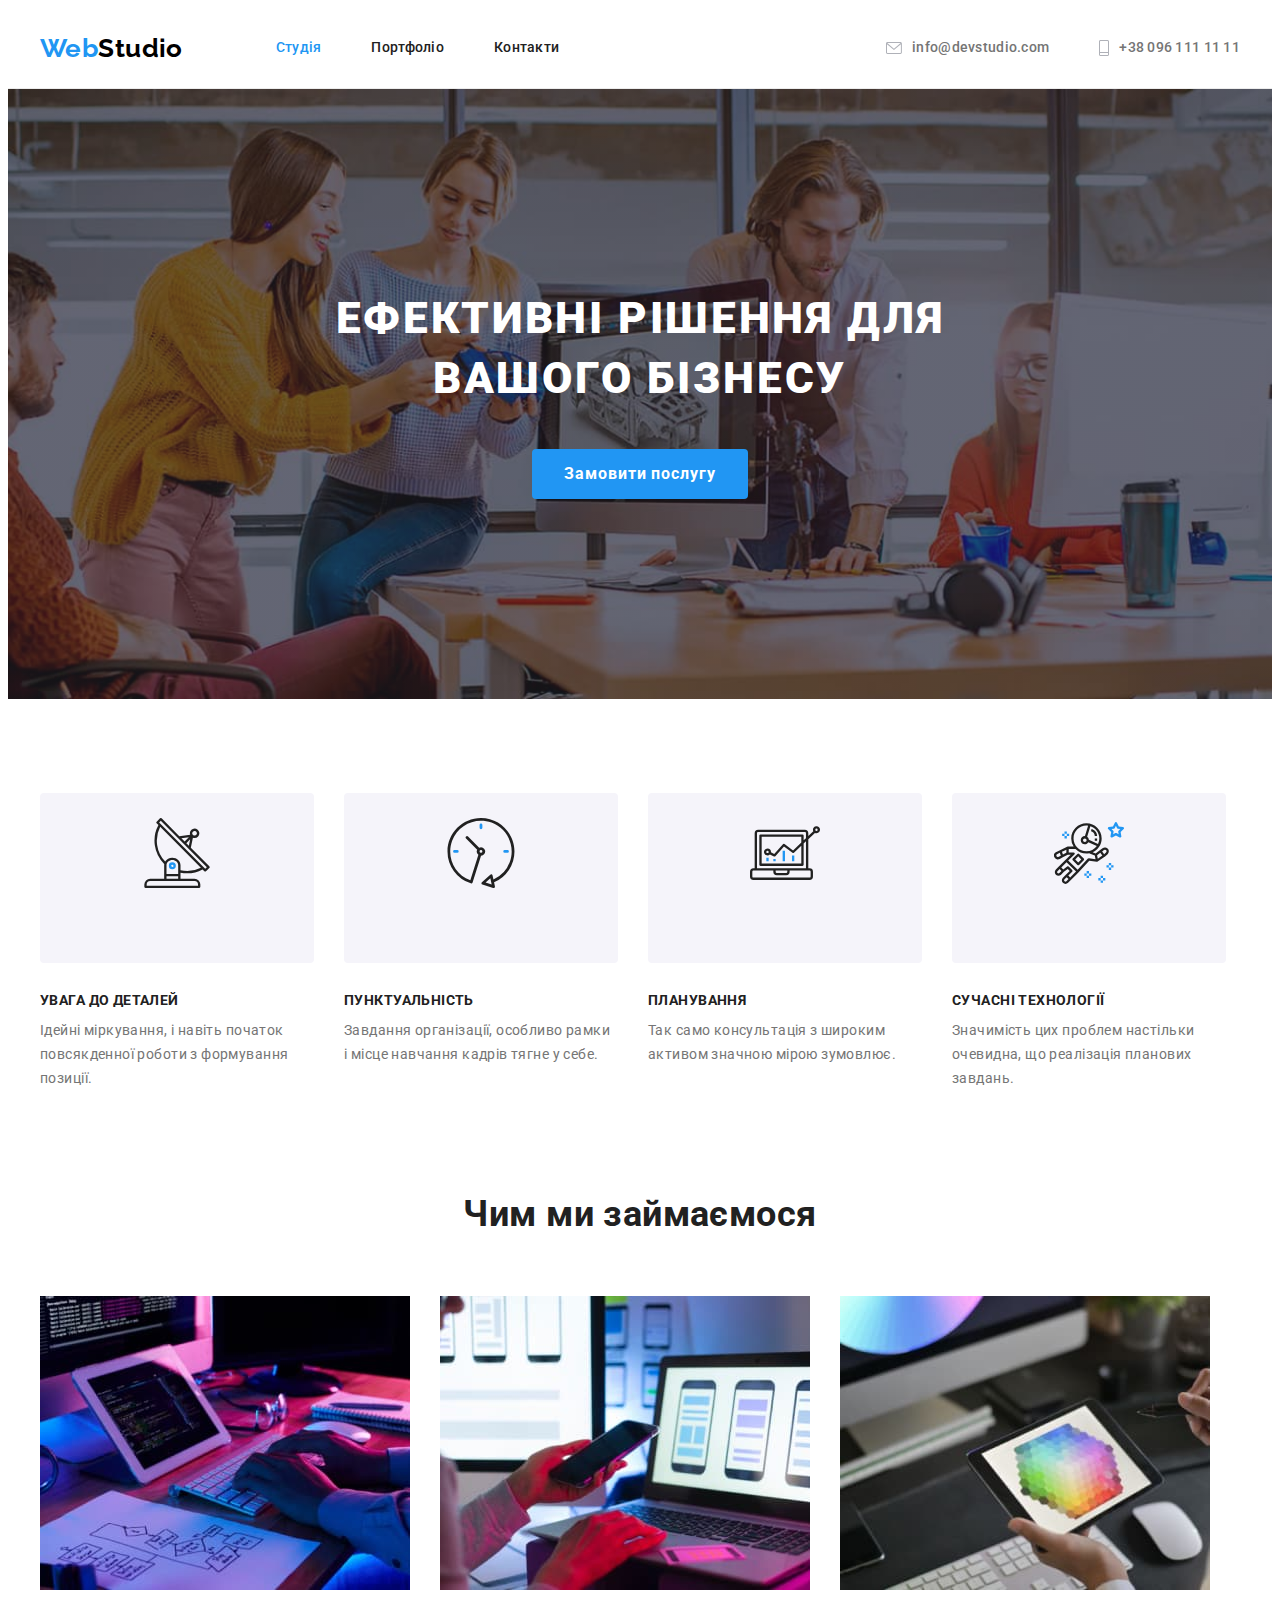
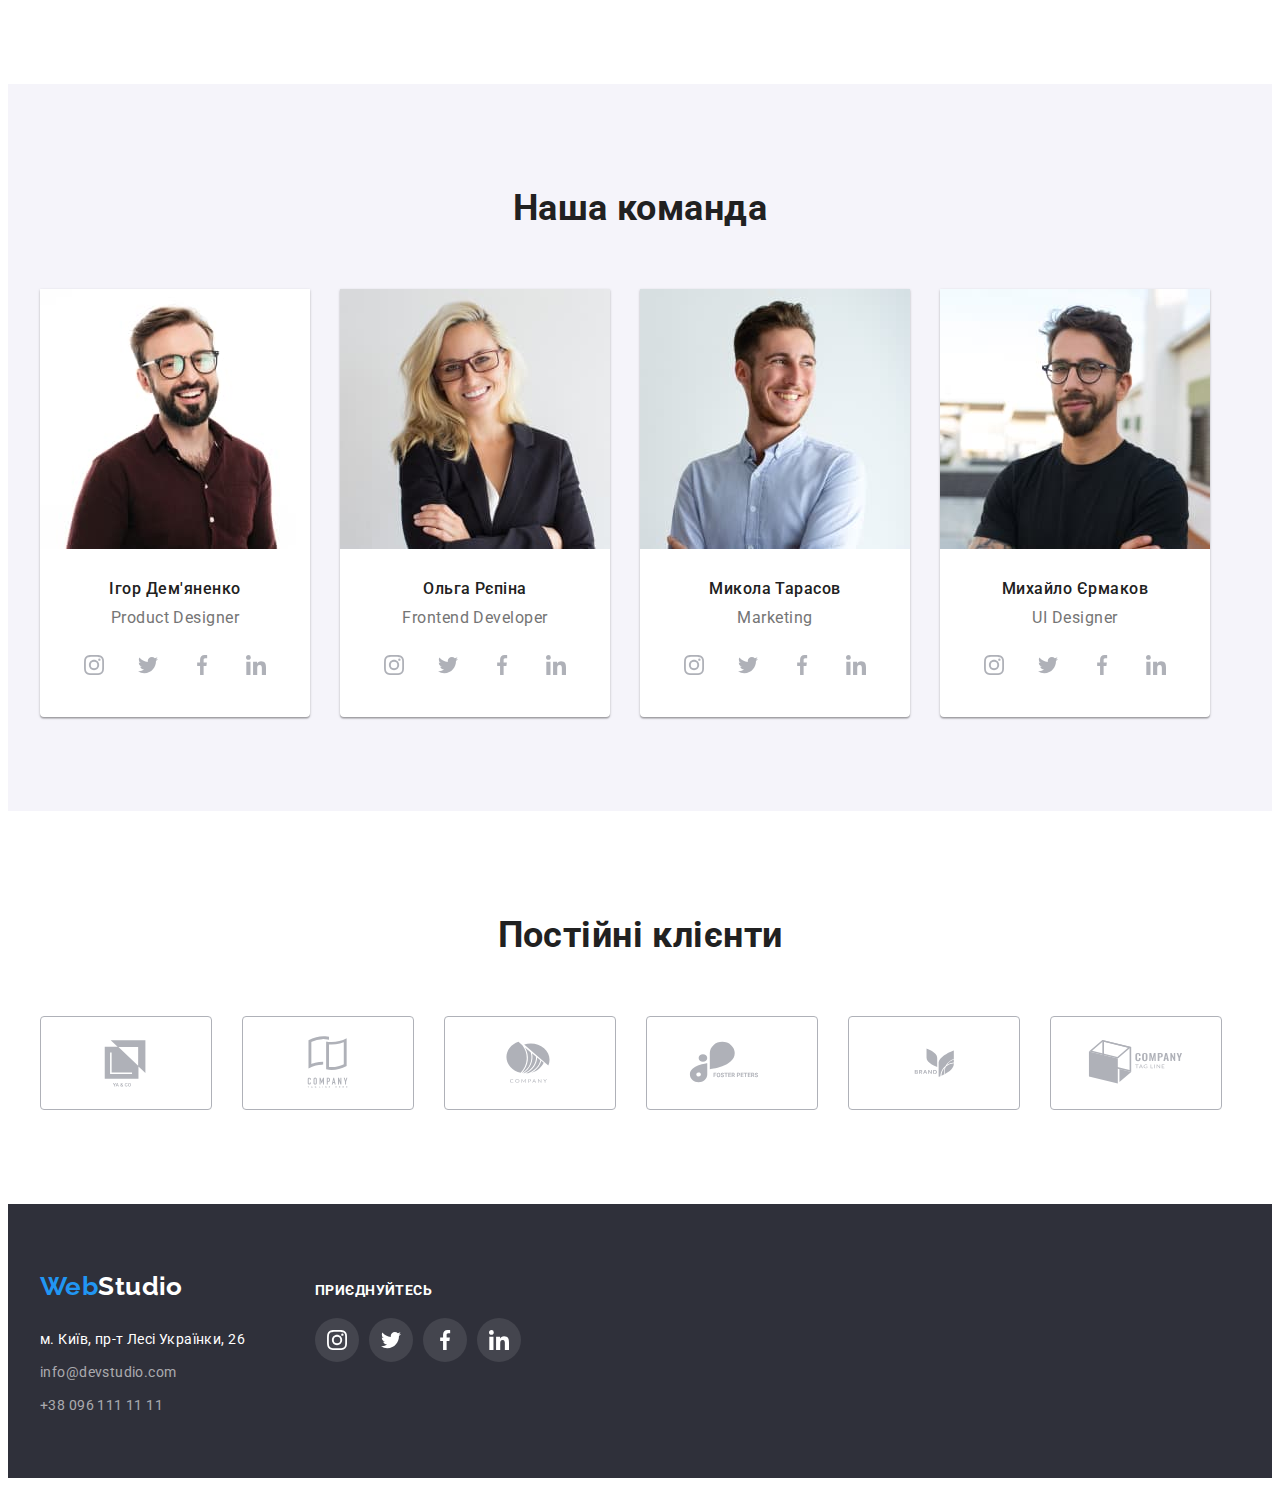
<file: index.html>
<!DOCTYPE html>
<html lang="uk">
<head>
    <meta charset="UTF-8">
    <meta name="viewport" content="width=device-width, initial-scale=1.0">
    <title>webstudio</title>
    <link rel="preconnect" href="https://fonts.googleapis.com"> 
    <link rel="preconnect" href="https://fonts.gstatic.com" crossorigin> 
    <link href="https://fonts.googleapis.com/css2?family=Raleway:wght@700&family=Roboto:wght@400;500;700;900&display=swap" rel="stylesheet">
    <link rel="stylesheet" href="https://cdnjs.cloudflare.com/ajax/libs/modern-normalize/1.1.0/modern-normalize.min.css" integrity="sha512-wpPYUAdjBVSE4KJnH1VR1HeZfpl1ub8YT/NKx4PuQ5NmX2tKuGu6U/JRp5y+Y8XG2tV+wKQpNHVUX03MfMFn9Q==" crossorigin="anonymous" referrerpolicy="no-referrer" />
    <link rel="stylesheet" href="./css/style.css">
</head>
<body>
    <header class="header"> 
        <div class="conteiner links">
        <nav class="header-nav">
            <a class="logo" href="./index.html">Web<span class="header-logo">Studio</span>
            </a>
    
            <ul class="header-list list">
                <li><a href="./index.html" class="header-link link link-active">Студія</a></li>

                <li> <a href="./portfolio.html" class="header-link link">Портфоліо</a></li>

                <li><a href="" class="header-link link">Контакти</a></li>
            </ul>
        </nav> 
            <ul class="header-list2 list">
                <li class="header-item">
                    <a href="mailto:info@devstudio.com" class="header-email head-icons-link link"><svg class="head-icons icon-email"><use href="./images/icons.svg#icon-envelope"></use></svg>info@devstudio.com </a></li>

                <li class="header-item">
                    <a href="tel:80961111111" class="header-tel head-icons-link link"><svg class="head-icons icon-mobile"><use href="./images/icons.svg#icon-mobile"></use></svg>+38 096 111 11 11</a></li>
            </ul>
        </div>   
    </header>   

        <!--Тут має бути картинка розміром 1600 на 600 - тимчасово зробила заглушку img. для візуалізції --> 
<main>

    <section class="hero">
        <div class="conteiner">
            <div class="centre">
                <h1 class="hero-title">Ефективні рішення для <br> вашого бізнесу</h1>
                <button type="button" class="hero-btn button">Замовити послугу</button>
            </div>
        </div>
    </section> 

    <section class="portfolio">
        <div class="conteiner">
            <h2 class="visually-hidden title"> Наші переваги </h2>
                <ul class="portfolio-list list">

                    <li class="list-icon">
                        <div class="portfolio-icon-box"><svg class="portfolio-icons" width="70px" height="70px"><use href="./images/icons.svg#icon-antenna"></use> </svg></div>
                        <h3 class="portfolio-pre-title">УВАГА ДО ДЕТАЛЕЙ</h3>
                        <p class="portfolio-txt">Ідейні міркування, і навіть початок повсякденної роботи з формування позиції.</p>
                    </li>

                    <li class="list-icon">
                        <div class="portfolio-icon-box"><svg class="portfolio-icons" width="70px" height="70px"><use href="./images/icons.svg#icon-clock" class="portf-icons-link"></use> </svg></div>
                        <h3 class="portfolio-pre-title">ПУНКТУАЛЬНІСТЬ</h3>
                        <p class="portfolio-txt">Завдання організації, особливо рамки і місце навчання кадрів тягне у себе.</p>
                    </li>

                    <li class="list-icon">
                        <div class="portfolio-icon-box"><svg class="portfolio-icons" width="70px" height="70px"><use href="./images/icons.svg#icon-diagram"></use> </svg></div>
                        <h3 class="portfolio-pre-title">ПЛАНУВАННЯ</h3>
                        <p class="portfolio-txt">Так само консультація з широким активом значною мірою зумовлює.</p>
                    </li>

                    <li class="list-icon">
                        <div class="portfolio-icon-box"><svg class="portfolio-icons" width="70px" height="70px"><use href="./images/icons.svg#icon-astronaut"></use> </svg></div>
                        <h3 class="portfolio-pre-title">СУЧАСНІ ТЕХНОЛОГІЇ</h3>
                        <p class="portfolio-txt">Значимість цих проблем настільки очевидна, що реалізація планових завдань.</p>
                    </li>
                </ul>
            </div> 
    </section>
    <section class="about">
        <div class="conteiner">
            <h2 class="about-title title">Чим ми займаємося</h2>
        <ul class="about-list list">
            <li>
                <img
                    src="./images/box-1.jpg" 
                    alt="людина за столом пише код на планшеті" 
                    width="370" 
                    height="294"
                >   
            </li>

            <li>
                <img 
                    src="./images/box-2.jpg" 
                    alt="руки тримають екран телефона за яким розробляють сторінки в додатку" 
                    width="370" 
                    height="294"
                > 
            </li>

            <li>
                <img 
                    src="./images/box-3.jpg" 
                    alt="планшет з кольоровою гамою" 
                    width="370" 
                    height="294"
                >
            </li>
        </ul>
        </div>
    </section>
    <section class="developers">
        <div class="conteiner">
            <h2 class="developers-title title">Наша команда</h2>
        <ul class="developers-list">
            <li class="developers-item item">
                <img 
                src="./images/igor.jpg"
                alt="Ігор Демяненко"
                width="270"
                height="260"
                >
                <div class="conteiner-description">
                    <h3 class="developers-name name">Ігор Дем'яненко</h3>
                    <p class="developers-description description">Product Designer</p>
                
                    <ul class="social-list list">
                        <li class="developers-soc-items"><a href="#" class="developers-soc-link link">
                            <svg class="dev-soc-icons" width="20" height="20">
                                <use href="./images/icons.svg#icon-instagram">

                                </use>
                            </svg>
                        </a></li>

                        <li class="developers-soc-items"><a href="#" class="developers-soc-link link">
                            <svg class="dev-soc-icons" width="20" height="20">
                                <use href="./images/icons.svg#icon-twitter">
                                </use>
                            </svg>
                        </a></li>

                        <li class="developers-soc-items"><a href="#" class="developers-soc-link link">
                            <svg class="dev-soc-icons" width="20" height="20">
                                <use href="./images/icons.svg#icon-facebook">
                                </use>
                            </svg>
                        </a></li>

                        <li class="developers-soc-items"><a href="#" class="developers-soc-link link">
                            <svg class="dev-soc-icons" width="20" height="20">
                                <use href="./images/icons.svg#icon-linkedin">
                                </use>
                            </svg>
                        </a></li>
                    </ul>
                </div>    
            </li>

            <li class="developers-item item">
                <img 
                src="./images/olga.jpg" 
                alt="Ольга Репіна"
                width="270"
                height="260"
                >
                <div class="conteiner-description">
                    <h3 class="developers-name name">Ольга Рєпіна</h3>
                    <p class="developers-description description">Frontend Developer</p>

                    <ul class="social-list list">
                        <li class="developers-soc-items"><a href="#" class="developers-soc-link link">
                            <svg class="dev-soc-icons" width="20" height="20">
                                <use href="./images/icons.svg#icon-instagram">

                                </use>
                            </svg>
                        </a></li>

                        <li class="developers-soc-items"><a href="#" class="developers-soc-link link">
                            <svg class="dev-soc-icons" width="20" height="20">
                                <use href="./images/icons.svg#icon-twitter">
                                </use>
                            </svg>
                        </a></li>

                        <li class="developers-soc-items"><a href="#" class="developers-soc-link link">
                            <svg class="dev-soc-icons" width="20" height="20">
                                <use href="./images/icons.svg#icon-facebook">
                                </use>
                            </svg>
                        </a></li>

                        <li class="developers-soc-items"><a href="#" class="developers-soc-link link">
                            <svg class="dev-soc-icons" width="20" height="20">
                                <use href="./images/icons.svg#icon-linkedin">
                                </use>
                            </svg>
                        </a></li>
                    </ul>
                </div>
               
            </li>

            <li class="developers-item item">
                <img 
                src="./images/mykola.jpg" 
                alt="микола Тарасов"
                width="270"
                height="260"
                >
                <div class="conteiner-description">
                    <h3 class="developers-name name">Микола Тарасов</h3>
                    <p class="developers-description description">Marketing</p>

                    <ul class="social-list list">
                        <li class="developers-soc-items"><a href="#" class="developers-soc-link link">
                            <svg class="dev-soc-icons" width="20" height="20">
                                <use href="./images/icons.svg#icon-instagram">

                                </use>
                            </svg>
                        </a></li>

                        <li class="developers-soc-items"><a href="#" class="developers-soc-link link">
                            <svg class="dev-soc-icons" width="20" height="20">
                                <use href="./images/icons.svg#icon-twitter">
                                </use>
                            </svg>
                        </a></li>

                        <li class="developers-soc-items"><a href="#" class="developers-soc-link link">
                            <svg class="dev-soc-icons" width="20" height="20">
                                <use href="./images/icons.svg#icon-facebook">
                                </use>
                            </svg>
                        </a></li>

                        <li class="developers-soc-items"><a href="#" class="developers-soc-link link">
                            <svg class="dev-soc-icons" width="20" height="20">
                                <use href="./images/icons.svg#icon-linkedin">
                                </use>
                            </svg>
                        </a></li>
                    </ul>
                </div>
            </li>

            <li class="developers-item item">
                <img 
                src="./images/mikhailo.jpg" 
                alt="Михайло Єрмаков"
                width="270"
                height="260"
                >
                <div class="conteiner-description">
                    <h3 class="developers-name name">Михайло Єрмаков</h3>
                    <p class="developers-description description">UI Designer</p>

                    <ul class="social-list list">
                        <li class="developers-soc-items"><a href="#" class="developers-soc-link link">
                            <svg class="dev-soc-icons" width="20" height="20">
                                <use href="./images/icons.svg#icon-instagram">

                                </use>
                            </svg>
                        </a></li>

                        <li class="developers-soc-items"><a href="#" class="developers-soc-link link">
                            <svg class="dev-soc-icons" width="20" height="20">
                                <use href="./images/icons.svg#icon-twitter">
                                </use>
                            </svg>
                        </a></li>

                        <li class="developers-soc-items"><a href="#" class="developers-soc-link link">
                            <svg class="dev-soc-icons" width="20" height="20">
                                <use href="./images/icons.svg#icon-facebook">
                                </use>
                            </svg>
                        </a></li>

                        <li class="developers-soc-items"><a href="#" class="developers-soc-link link">
                            <svg class="dev-soc-icons" width="20" height="20">
                                <use href="./images/icons.svg#icon-linkedin">
                                </use>
                            </svg>
                        </a></li>
                    </ul>
                </div>
            </li>
        </ul>
        </div>
    </section>
    <section class="clients">
        <div class="conteiner conteiner-clients">
            <h2 class="heading-clients title">Постійні клієнти</h2>
            <ul class="clients-list list">
                <li class="clients-item">
                    <a href="#" class="clients-link link">
                        <svg class="clients-icons" width="106" height="60">
                            <use href="./images/icons.svg#icon-Client1"></use>
                        </svg>
                    </a>
                </li>

                <li class="clients-item">
                    <a href="#" class="clients-link link">
                        <svg class="clients-icons" width="106" height="60">
                            <use href="./images/icons.svg#icon-Client2"></use>
                        </svg>
                    </a>
                </li>

                <li class="clients-item">
                    <a href="#" class="clients-link link">
                        <svg class="clients-icons" width="106" height="60">
                            <use href="./images/icons.svg#icon-Client3"></use>
                        </svg>
                    </a>
                </li>

                <li class="clients-item">
                    <a href="#" class="clients-link link">
                        <svg class="clients-icons" width="106" height="60">
                            <use href="./images/icons.svg#icon-Client4"></use>
                        </svg>
                    </a>
                </li>

                <li class="clients-item">
                    <a href="#" class="clients-link link">
                        <svg class="clients-icons" width="106" height="60">
                            <use href="./images/icons.svg#icon-Client-5"></use>
                        </svg>
                    </a>
                </li>
                <li class="clients-item">
                    <a href="#" class="clients-link link">
                        <svg class="clients-icons" width="106" height="60">
                            <use href="./images/icons.svg#icon-Client6"></use>
                        </svg>
                    </a>
                </li>
             </ul>
        </div>
    </section>
</main> 
    <footer class="footer">
        <div class="conteiner">
            <div class="address-wrap">
                <div class="logo-wrap">
                <a href="./index.html" class="logo">Web<span class="footer-logo">Studio</span></a></div>
                <address class="footer-address">
                <ul class="footer-list">
                    <li><a href="https://goo.gl/maps/VTRTv8P2DcGn4EpP7" class="map footer-link" target="_blank" rel="noopener noreferrer nofollow">м. Київ, пр-т Лесі Українки, 26</a></li>
                    <li><a href="mailto:info@devstudiocom" class="email footer-link">info@devstudio.com</a></li>
                    <li><a href="tel:380961111111" class="tel footer-link">+38 096 111 11 11</a></li>
                </ul>
                </address>
            </div>
            <div class="socials-wrap">
                <p class="call-to-action"> ПРИЄДНУЙТЕСЬ</p>
                <ul class="footer-soc-list list">
                    <li class="footer-soc-item"><a href="#" class="footer-soc-link link">
                        <svg class="footer-soc-icons" width="20" height="20">
                            <use href="./images/icons.svg#icon-instagram-2"></use>
                        </svg>
                    </a></li>
                    <li class="footer-soc-item"><a href="#" class="footer-soc-link link">
                        <svg class="footer-soc-icons" width="20" height="20">
                            <use href="./images/icons.svg#icon-twitter-2"></use>
                        </svg>
                    </a></li>
                    <li class="footer-soc-item"><a href="#" class="footer-soc-link link">
                        <svg class="footer-soc-icons" width="20" height="20">
                            <use href="./images/icons.svg#icon-facebook-2"></use>
                        </svg>
                    </a></li>
                    <li class="footer-soc-item"><a href="#" class="footer-soc-link link">
                        <svg class="footer-soc-icons" width="20" height="20">
                            <use href="./images/icons.svg#icon-linkedin-2"></use>
                        </svg>
                    </a></li>
                </ul>
            </div>
        </div>
    </footer> 
</body>
</html>
</file>
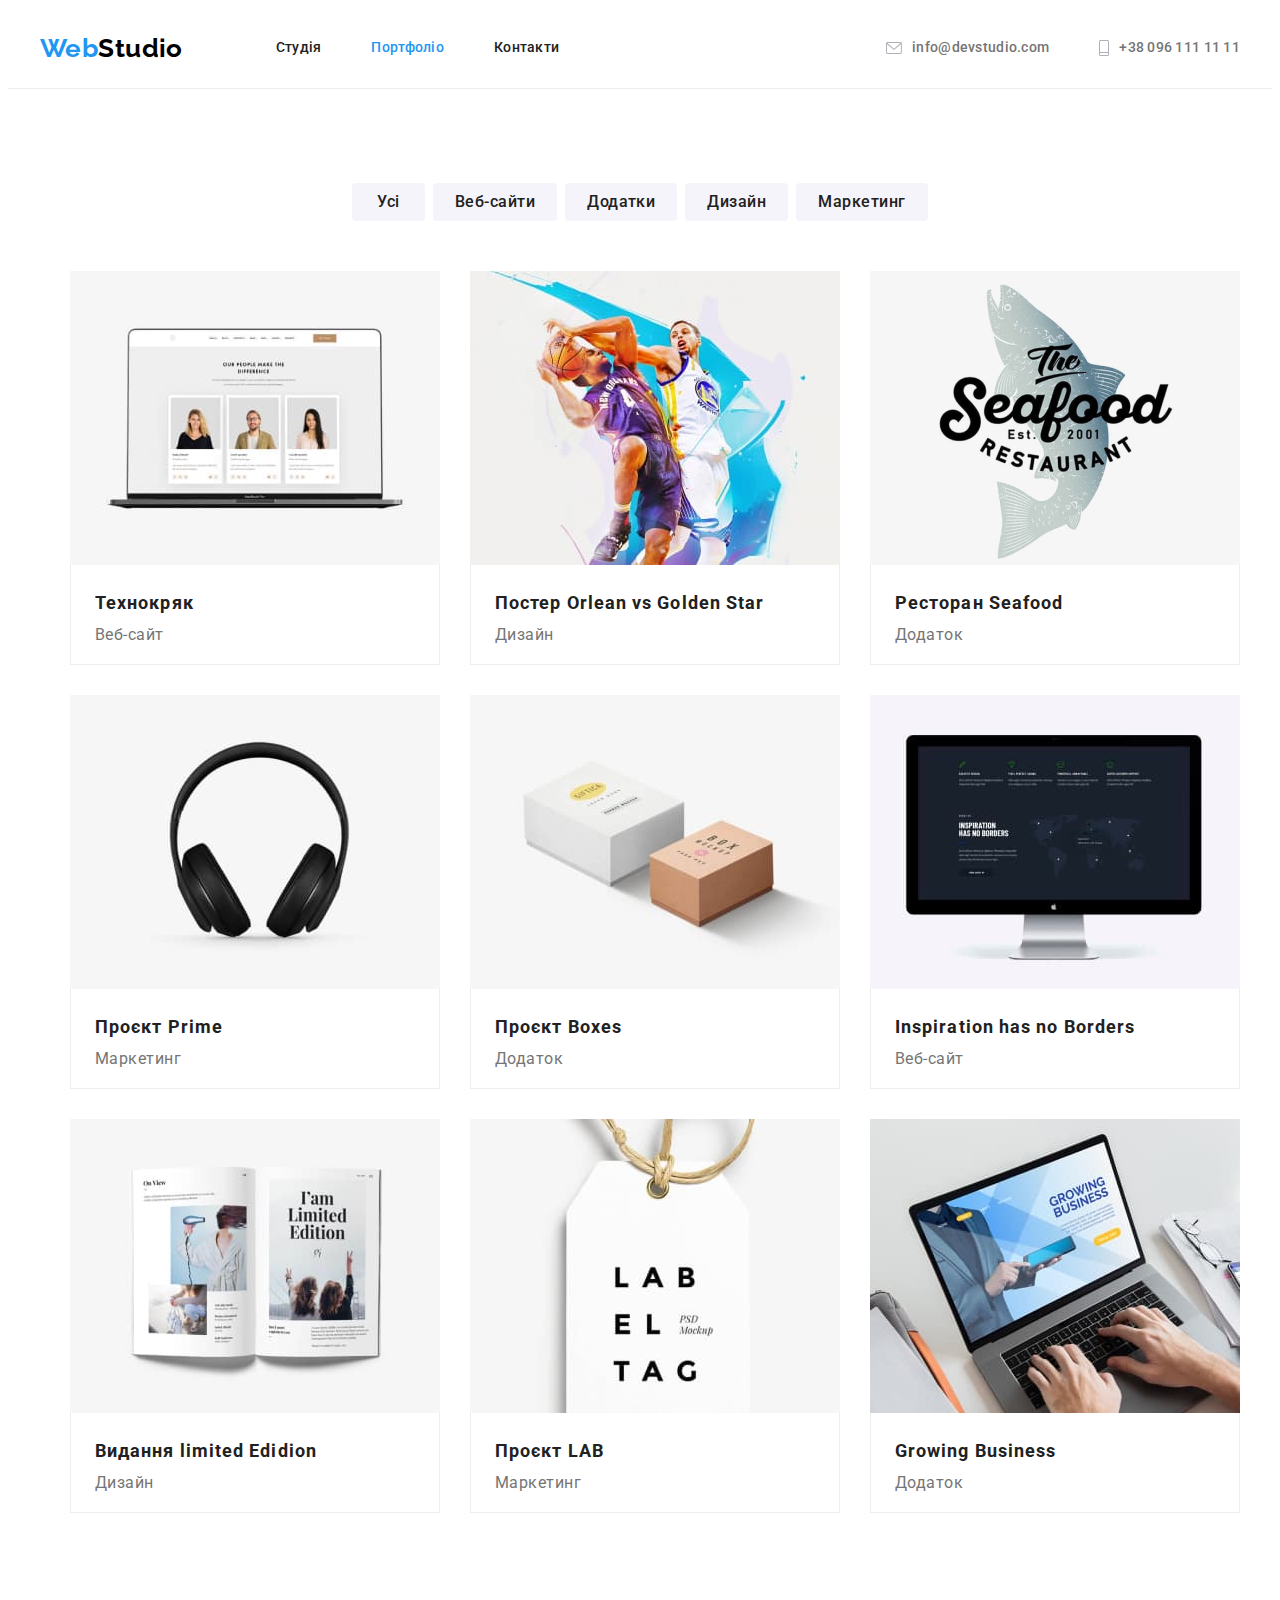
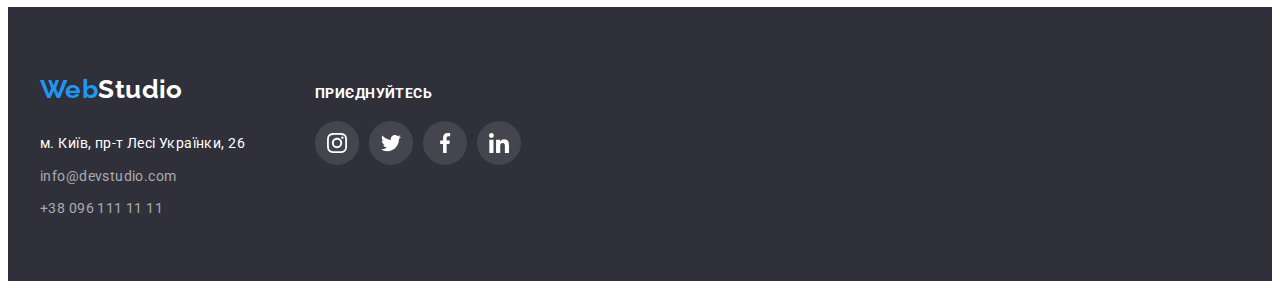
<file: portfolio.html>
<!DOCTYPE html>
<html lang="uk">
<head>
    <meta charset="UTF-8">
    <meta name="viewport" content="width=device-width, initial-scale=1.0">
    <title>webstudio</title>
    <link rel="preconnect" href="https://fonts.googleapis.com"> 
    <link rel="preconnect" href="https://fonts.gstatic.com" crossorigin> 
    <link href="https://fonts.googleapis.com/css2?family=Raleway:wght@700&family=Roboto:wght@400;500;700;900&display=swap" rel="stylesheet">
    <link rel="stylesheet" href="https://cdnjs.cloudflare.com/ajax/libs/modern-normalize/1.1.0/modern-normalize.min.css" integrity="sha512-wpPYUAdjBVSE4KJnH1VR1HeZfpl1ub8YT/NKx4PuQ5NmX2tKuGu6U/JRp5y+Y8XG2tV+wKQpNHVUX03MfMFn9Q==" crossorigin="anonymous" referrerpolicy="no-referrer" />
    <link rel="stylesheet" href="./css/style.css">
</head>
<body>
    <header class="header"> 
        <div class="conteiner links">
            <nav class="header-nav">
                <a class="logo" href="./index.html">Web<span class="header-logo">Studio</span>
                </a>
        
                <ul class="header-list list">
                    <li><a href="./index.html" class="header-link link">Студія</a></li>
                    <li> <a href="" class="header-link link link-active">Портфоліо</a></li>
                    <li><a href="" class="header-link link">Контакти</a></li>
                </ul>
        </nav> 
            <ul class="header-list2 list">

                <li class="header-item">
                    <a href="mailto:info@devstudio.com" class="header-email head-icons-link link"><svg class="head-icons icon-email"><use href="./images/icons.svg#icon-envelope"></use></svg>info@devstudio.com </a></li>

                <li class="header-item">
                    <a href="tel:80961111111" class="header-tel head-icons-link link"><svg class="head-icons icon-mobile"><use href="./images/icons.svg#icon-mobile"></use></svg>+38 096 111 11 11</a></li>
            </ul>
        </div>            
    </header>   
<main>  
    <section class="portfolio">
        <div class="conteiner">
            <h1 class="visually-hidden"> Our works</h1>
        <div class="buttons">
            <ul class="portfolio-list-2 list">
                <li><button type="button" class="portfolio-button portfolio-button-1 button-hover button">Усі</button></li>

                <li><button type="button" class="portfolio-button button button-hover">Веб-сайти</button></li>

                <li><button type="button" class="portfolio-button button button-hover">Додатки</button></li>

                <li><button type="button" class="portfolio-button button button-hover">Дизайн</button></li>

                <li><button type="button" class="portfolio-button button button-hover">Маркетинг</button></li>
            </div>
        </ul>
        <ul class="resume-list list"> 
            <li class="item">
                <a href="#" class="card-hover link">
                <img 
                src="./images/tehnohryak.jpg"
                alt="сторінка сайту з трьома робітниками"
                width="370"
                >
                <div class="conteiner-description-2">
                    <h2 class="name2">Технокряк</h2>
                    <p class="description">Веб-сайт</p>
                </div></a>
            </li>

            <li class="item">
                <a href="#" class="card-hover link">
                <img 
                src="./images/neworlean.jpg"
                alt="два боскетболісти в прижку з мячем"
                width="370"
                >
                <div class="conteiner-description-2">
                    <h2 class="name2">Постер <span lang="en">Orlean vs Golden Star</span></h2>
                    <p class="description">Дизайн</p>
                </div></a>
            </li>

            <li class="item">
                <a href="#" class="card-hover link">
                <img 
                src="./images/seafood.jpg"
                alt="логотип ресторану морської їжі"
                width="370"
                >
                <div class="conteiner-description-2">
                    <h2 class="name2">Ресторан <span lang="en">Seafood</span></h2>
                    <p class="description">Додаток</p>
                </div></a>
            </li>

            <li class="item">
                <a href="#" class="card-hover link">
                <img 
                src="./images/prime.jpg"
                alt="навушники"
                width="370"
                >
                <div class="conteiner-description-2">
                    <h2 class="name2">Проєкт <span lang="en">Prime</span></h2>
                    <p class="description">Маркетинг</p>
                </div></a>
            </li>

            <li class="item">
                <a href="#" class="card-hover link">
                <img 
                src="./images/boxes.jpg"
                alt="дві кольорові коробки"
                width="370"
                >
                <div class="conteiner-description-2">
                    <h2 class="name2">Проєкт <span lang="en">Boxes</span></h2>
                    <p class="description">Додаток</p>
                </div></a>
            </li>

            <li class="item">
                <a href="#" class="card-hover link">
                <img 
                src="./images/inspiration.jpg"
                alt="сторінка сайту з картою світу та написом натхнення не має меж"
                width="370"
                >
                <div class="conteiner-description-2">
                    <h2 class="name2"><span lang="en">Inspiration has no Borders</span></h2>
                    <p class="description">Веб-сайт</p>
                </div></a>
            </li>

            <li class="item">
                <a href="#" class="card-hover link">
                <img 
                src="./images/limitedad.jpg"
                alt="відкрита книга"
                width="370"
                >
                <div class="conteiner-description-2">
                    <h2 class="name2">Видання <span lang="en">limited Edidion</span></h2>
                    <p class="description">Дизайн</p>
                </div></a>
            </li>

            <li class="item">
                <a href="#" class="card-hover link">
                <img 
                src="./images/projectlab.jpg"
                alt="лейба"
                width="370"
                >
                <div class="conteiner-description-2">
                    <h2 class="name2">Проєкт <span lang="en">LAB</span></h2>
                    <p class="description">Маркетинг</p>
                </div></a>
            </li>

            <li class="item">
                <a href="#" class="card-hover link">
                <img 
                src="./images/aplicationgrow.jpg"
                alt="відкрита сторінка сайту на ноутбуці з написом рост бізнесу"
                width="370"
                >
                <div class="conteiner-description-2">
                    <h2 class="name2"><span lang="en">Growing Business</span></h2>
                    <p class="description">Додаток</p>
                </div></a>
            </li>
        </ul>
        </div>  
    </section>
</main>
<footer class="footer">
    <div class="conteiner">
        <div class="address-wrap">
            <div class="logo-wrap">
            <a href="./index.html" class="logo">Web<span class="footer-logo">Studio</span></a></div>
            <address class="footer-address">
            <ul class="footer-list">
                <li><a href="https://goo.gl/maps/VTRTv8P2DcGn4EpP7" class="map footer-link" target="_blank" rel="noopener noreferrer nofollow">м. Київ, пр-т Лесі Українки, 26</a></li>
                <li><a href="mailto:info@devstudiocom" class="email footer-link">info@devstudio.com</a></li>
                <li><a href="tel:380961111111" class="tel footer-link">+38 096 111 11 11</a></li>
            </ul>
            </address>
        </div>
        <div class="socials-wrap">
            <p class="call-to-action"> ПРИЄДНУЙТЕСЬ</p>
            <ul class="footer-soc-list list">
                <li class="footer-soc-item"><a href="#" class="footer-soc-link link">
                    <svg class="footer-soc-icons" width="20" height="20">
                        <use href="./images/icons.svg#icon-instagram-2"></use>
                    </svg>
                </a></li>
                <li class="footer-soc-item"><a href="#" class="footer-soc-link link">
                    <svg class="footer-soc-icons" width="20" height="20">
                        <use href="./images/icons.svg#icon-twitter-2"></use>
                    </svg>
                </a></li>
                <li class="footer-soc-item"><a href="#" class="footer-soc-link link">
                    <svg class="footer-soc-icons" width="20" height="20">
                        <use href="./images/icons.svg#icon-facebook-2"></use>
                    </svg>
                </a></li>
                <li class="footer-soc-item"><a href="#" class="footer-soc-link link">
                    <svg class="footer-soc-icons" width="20" height="20">
                        <use href="./images/icons.svg#icon-linkedin-2"></use>
                    </svg>
                </a></li>
            </ul>
        </div>
    </div>
</footer> 
</body>
</html>
</file>
<file: css/style.css>
:root {
--primary-header-color:#ffffff;
--secondary-header-color:#212121;
--main-text-color:#757575;
--accent-color:  #2196F3;
--logo-color-part:  #000000; 
--background-color:#ffffff;
--footer-background: #2F303A;
--background-second:#F5F4FA;
--hover-color:#188CE8;
--border-color:#EEEEEE;
--item-set-gap:30px;
--porfolio-button-shadow:0px 3px 1px rgba(0, 0, 0, 0.12), 0px 1px 2px rgba(0, 0, 0, 0.08), 0px 2px 2px rgba(0, 0, 0, 0.1);
--developers-cards-shadow:0px 1px 3px rgba(0, 0, 0, 0.2), 0px 1px 1px rgba(0, 0, 0, 0.14), 0px 2px 1px rgba(0, 0, 0, 0.12);
--background-clients:#F5f5f5;
--icon-color:#AFB1B8;

--main-font:  "Roboto", Sans-serif;
--portfolio-cardshadow: 1px 4px 6px 0px rgba(0, 0, 0, 0.16), 0px 4px 4px 0px rgba(0, 0, 0, 0.06);

box-shadow: 0px 1px 1px 0px rgba(0, 0, 0, 0.12);


}

p, 
h1, 
h2, 
h3, 
h4, 
h5, 
h6 {
margin: 0px;
}

ul,
ol {
    margin: 0px;
    padding-left: 0px;
}


.conteiner {
    width: 1200px;
    padding: 0px 15px;
    margin: 0 auto;
} 


body {
    font-family:  var(--main-font);
    font-size: 14px;
    line-height: 1.71;
    letter-spacing: 0.03em;
    color: var(--secondary-header-color);
    background-color: var(--background-color);
}



/*----------- Universal classes ---------*/




.link {
    text-decoration: none;
    color: inherit;
}


.list {
    list-style: none;
}


.button {
    color: var(--secondary-header-color);
    font-family: inherit;
    cursor: pointer;
    border-radius: 4px;
}


.button:hover,
.button:focus,
.button-active {
    background-color: var(--hover-color);
    color: var(--primary-header-color);
}


.title {
    font-weight: 700;
    font-size: 36px;
    line-height: 1.7;
    text-align: center;
    color: var(--secondary-header-color);
}


.description {
    font-weight: 400;
    font-size: 16px;
    line-height: 1.19;
    letter-spacing: 0.03em;
    color: var(--main-text-color);
}


.name {
    font-weight: 500;
    font-size: 16px;
    line-height: 1.19;
    letter-spacing: 0.03em;
    color: var(--secondary-header-color); 
}


.visually-hidden {
    position: absolute;
    width: 1px;
    height: 1px;
    margin: -1px;
    border: 0;
    padding: 0;
    white-space: nowrap;
    overflow: hidden;
}

img {
    display: block;
}


/* ----------- HEADER ---------- */



.header  {
    border-bottom: 1px solid #ECECEC;       
}

.header-logo {
    color: var(--logo-color-part);
    margin-right: 93px;
}


.logo {
    color: var(--accent-color);
    font-family: 'Raleway', sans-serif;
    font-weight: 700;
    font-size: 26px;
    text-decoration: none;
    display: block;
}


.header-list {
    font-size: 14px;
    line-height: 1.14;
    letter-spacing: 0.02em;
    color: var(--secondary-header-color);
    display: flex;
}

.header-item {
    display: flex;
    justify-content: center;
}

.header-list li:not(:last-child) {
    margin-right: 50px; 
}


.header-nav {
    display:flex;
    align-items: center;
    margin-right: auto;
}

.header-list2  {
    display: flex;
}
.header-list2 li:not(:last-child)  {
    margin-right: 50px;

}

.header-email {
    display: flex;
    align-items:  center;
}

.header-tel {
    display: flex;
    align-items:  center;
}

.head-icons {
    fill: var(--icon-color);
    margin-right: 10px;
    color: var(--main-text-color);
}

.icon-email  {
    width: 16px;
    height: 12px;
}

.icon-mobile  {
    width: 10px;
    height: 16px;
}

.head-icons-link:hover .head-icons {
    fill: var(--accent-color);
}


.header-link  {
    display: block;
    color: var(--secondary-header-color);
    font-size: 14px;
    font-weight: 500;
    line-height: 1.14;
    letter-spacing: 0.02em;
    padding:32px 0;
    background-position:  center;
}


.links {
    display: flex;
    align-items: center;
}


.link-active {
    color:var(--accent-color); 
}

.header-link:hover,
.header-link:focus,
.header-link:active  {
    color: var(--accent-color);
}

.header-list2 {
    font-style: normal;
    font-weight: 500;
    font-size: 14px;
    line-height: 1.14;
    letter-spacing: 0.02em;

    display: flex;
}

.header-email {
    color: var(--main-text-color);
}

.header-email:hover,
.header-email:focus {
    color: var(--accent-color);
}


.header-tel {
    color: var(--main-text-color);
}


.header-tel:hover,
.header-tel:focus {
    color: var(--accent-color);
}



/* ----------- HERO ---------- */



.hero  {
    text-align: center;
    padding: 200px 0px 200px;
    background-image: linear-gradient(rgba(47, 48, 58, 0.4),rgba(47, 48, 58, 0.4)), url(../images/bg-image.jpg) ;
    background-repeat: no-repeat;
    background-position: center;
    background-size: cover;
    background-color: #C4C4C4;
    max-width: 1600px;
    margin-left: auto;
    margin-right: auto;
}   

.centre  {
    text-align: center;
}


.hero-title  {
    font-weight: 900;
    font-size: 44px;
    line-height: 1.36;
    letter-spacing: 0.06em;
    text-transform: uppercase;
    color: var(--primary-header-color);
    margin-bottom: 40px;
}


.hero-btn {
    color: var(--background-color);
    font-family: inherit;
    font-weight: 700;
    font-size: 16px;
    line-height: 1.9;
    letter-spacing: 0.06em;
    margin: 0 auto;
    background-color:var(--accent-color);
    padding: 10px 32px;
    border: none;
}



/* ----------- portfolio ---------- */



.portfolio {
    background: var(--primary-header-color);
    padding: 94px 0px;
}


.portfolio-list {
    display: flex;
}


.portfolio-list li:not(:last-child) {
    margin-right: 30px;
}


.portfolio-list li:last-child  {
    margin-right: auto;
}


.portfolio-pre-title {
    font-weight: 700;
    font-size: 14px;
    line-height: 1.14;
    text-transform: uppercase;
    color: var(--secondary-header-color);
    margin-bottom: 10px;

}

.list-icon {
 
   
}
.portfolio-icon-box {
    display: block;
    margin-bottom: 30px;
    background-color: var(--background-second);
    height: 120px;
    padding-top: 25px;
    padding-left: 102px;
    padding-right: 102px;
    padding-bottom: 25px;
    border-radius: 4px;
    }

.portfolio-icons {
    
}

.portfolio-txt {
    line-height: 1.7;
    color: var(--main-text-color);
    max-width: 270px;
}


.about {
    background: var(--primary-header-color);
    padding: 0px 0px 94px;

}

.about-title  {
    margin: 0px auto 50px;
}


.about-list {
    display: flex;
} 

.about-list li:not(:last-child)  {
    margin-right: 30px;
}

/* ----------- developers ---------- */



.developers {
    background-color:var(--background-second);
    padding: 94px 0px;
}


.developers-title {
    margin-bottom: 50px;
}

.developers-list {
    list-style: none;
    display: flex;
}


.developers-item  {
    box-shadow: var(--developers-cards-shadow);
    border-radius: 0px 0px 4px 4px;
    background: var(--primary-header-color);
}

.conteiner-description {
    padding: 30px 0;
    text-align: center;
}


.developers-list li img  {
    display: block;
    max-width: 100%;
    height: auto;
}


.social-list {
    display: flex;
    justify-content: center;
    align-items: center;
}


.developers-soc-items {
    width: 44px;
    height: 44px;
}


.dev-soc-icons {
    fill: var(--icon-color);
}
.developers-soc-link:hover{
    background-color: var(--accent-color);
}

.developers-soc-link:hover .dev-soc-icons{
    fill: var(--background-color);
}

.developers-soc-link {
    width: 100%;
    height: 100%;
    display: flex;
    justify-content: center;
    align-items: center;
    border-radius: 50%;
}

.developers-soc-items:not(:last-child) {
    margin-right: 10px;
}


.developers-item:not(:last-child) {
    margin-right: 30px;
}


.developers-name {
    font-weight: 500;
    font-size: 16px;
    line-height: 1.19;
    color: var(--secondary-header-color);
    margin-bottom: 10px;
}


.developers-description {
    font-size: 16px;
    line-height: 1.19;
    color: var(--main-text-color);
    margin-bottom: 16px;
}



/* ----------- CLIENTS ---------- */


.clients  {

    padding: 94px 0;
}


.heading-clients  {
    margin-bottom: 50px;
}


.clients-list {
    display: flex;
    align-items: center;
}
.clients-link {
    width: 170px;
    height: 92px;
    display: flex;
    align-items: center;
    border: 1px solid var(--icon-color);
    justify-content: center;
    border-radius: 4px;
}


.clients-link:hover {
    border-color: var(--accent-color);
}


.clients-icons  {
    fill: var(--icon-color);
}

.clients-link:hover .clients-icons {
   fill: var(--accent-color);
}

.clients-link:hover,
.clients-link:focus {
    color: var(--accent-color);
}


.clients-link {
    display: flex;
    justify-content: center;
    align-items: center;
}


.clients-item:not(:last-child)  {
    margin-right: 30px;
}
/* ----------- PORTFOLIO PAGE ---------- */



.portfolio {
padding: 94px 0px;
}


.portfolio-list-2 {
    display: flex;
    align-items: center;
    margin-left: auto;
    margin-right: auto;
}


.portfolio-button {
    display:flex;
    align-items: center;
    font-family: inherit;
    font-weight: 500;
    font-size: 16px;
    line-height: 1.63;
    text-align: center;
    padding: 6px 22px;
    background-color: var(--background-second);   
    margin-right: 8px;
    border: none;
    letter-spacing: 0.03em;
    margin: 0px;
}


.button-hover:hover {
    box-shadow: var(--porfolio-button-shadow);
    }

.card-hover {
    display: block;
    }
    
.card-hover:hover,
.card-hover:focus {
    box-shadow: var(--portfolio-cardshadow);
}

.portfolio-button-1  {
    padding: 6px 25px;
}

.buttons {
    display: flex;
    margin-bottom: 50px;
}


.buttons li:not(:last-child) {
    margin-right: 8px;
}


.conteiner-description-2  {
    padding: 20px 24px;
    border: 1px solid var(--border-color);
    border-top:none;
    }

.resume-list {
    margin: 0px;


    display: flex;
    flex-wrap: wrap;

}


.conteiner >.resume-list > .item {
    flex-basis: calc(100% / 3 - 60px);

    margin-top: 30px;
    margin-left: 30px;
    }


.conteiner >.resume-list > .item:nth-child(-n+3)  {
    margin-top: auto;
}

.conteiner >.resume-list > .item:nth-child(3n+4)  {
    margin-left: auto;
}


.conteiner >.resume-list > .item:nth-child(0n+1) {
    margin-left: auto;
}


.name2 {
    margin-bottom: 4px;
    font-weight: 700;
    font-size: 18px;
    line-height: 2;
    letter-spacing: 0.06em;
}



/* ----------- footer ---------- */




.footer {
    background: var(--footer-background);
    padding: 60px 0px;
    }


.footer-logo {
    color: var(--background-color);
    font-family: 'Raleway', sans-serif;
    font-weight: 700;
    font-size: 26px;
    text-decoration: none;
    margin-bottom: 20px;
}


.address-wrap {
    margin-right: 70px;
}

.footer-list {
    list-style: none;
    font-style: normal;
}


.email  {
    font-size: 14px;
    line-height: 1.7;
    color: rgba(255, 255, 255, 0.6);
    text-decoration: none;
}


address ul li:not(:last-child) {
    margin-bottom: 9px;
}


.tel {
    font-size: 14px;
    line-height: 1.7;
    color: rgba(255, 255, 255, 0.6);  
    text-decoration: none;
}


.map {
    font-size: 14px;
    line-height: 1.7;
    color: var(--primary-header-color);
    text-decoration: none;
}

.logo-wrap {
    margin-bottom: 20px;
}

.footer-link:hover,
.footer-link:focus  {
color: var(--accent-color);
}

.footer .conteiner {
    display: flex;
    align-items: baseline;
}


.socials-wrap {
margin-right: auto;
}

.footer-socials  {
    display: block;
}


.box-footer-soc  {
    width: (1200px / 2 - 870px);
    display: block;
}

.call-to-action {
    font-weight: 700;
    font-size: 14px;
    line-height: 1.16;
    color: var(--primary-header-color);
    margin-bottom: 20px;
}

.footer-soc-list {
    display: flex;
}

.footer-soc-link  {
    width: 44px;
    height: 44px;
    background-color: rgba(255, 255, 255, 0.1);
    border-radius: 50%;
    color: var(--background-color);
    align-items: center;
    display: flex;
    justify-content: center;
}

.footer-soc-icons {
    fill: var(--background-color);
}


.footer-soc-item:not(:last-child) {
    margin-right: 10px;
}

.footer-soc-link  {
    display: flex;
    align-items: center;
    justify-content: center;
}


.footer-soc-link:hover,
.footer-soc-link:focus  {
    background-color: var(--accent-color);
}
</file>
